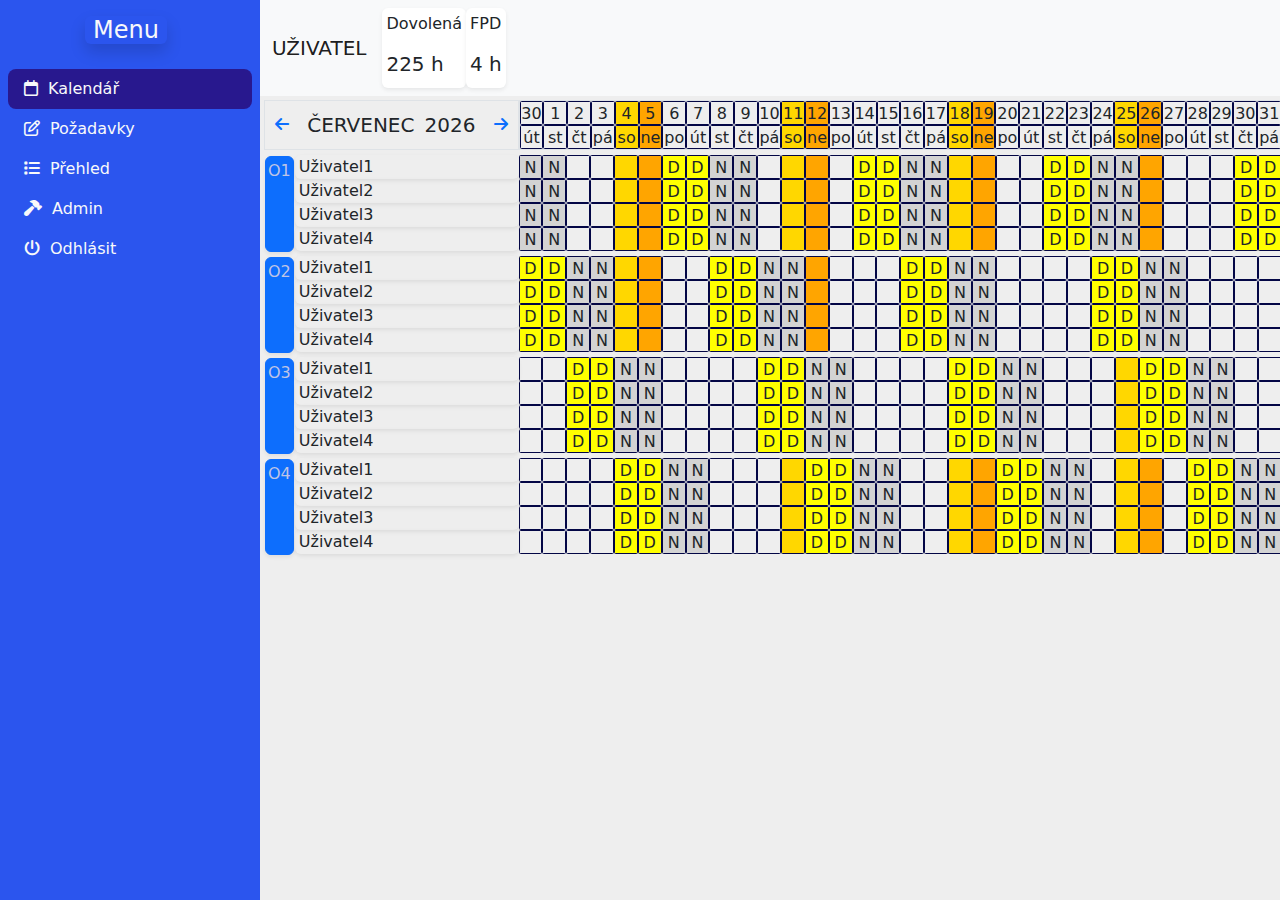
<file: index.html>
<!DOCTYPE html>
<html lang="en">
<head>
    <meta charset="UTF-8">
    <meta http-equiv="X-UA-Compatible" content="IE=edge">
    <meta name="viewport" content="width=device-width, initial-scale=1.0">
    <!-- Bootstrap -->
    <link rel="stylesheet" href="css/bootstrap.min.css">
    <link rel="stylesheet" href="https://cdnjs.cloudflare.com/ajax/libs/font-awesome/6.2.0/css/all.min.css">
    <link rel="stylesheet" href="css/style.css">
    
    <title>NOPIS kalendář</title>

</head>
<body>
    <div class="main-container d-flex">
        <div class="sidebar" id="side-nav">
            <div class="header-box">
                <h1 class="fs-4 text-center p-3"><span class="text-light rounded shadow px-2 py-0 me-2">Menu</span></h1>
                <button class="btn d-md-none d-block btn close-btn px-1 py-0 text-light"><i class="fa-solid fa-bars"></i></button>
            </div>
            <ul class="list-unstyled px-2" id="menu-list">
                <li class="active"><a href="#" class="text-decoration-none text-light px-3 py-2 d-block" href="#"><i class="fa-regular fa-calendar"></i>Kalendář</a></li>
                <li class="nav-item"><a class="text-decoration-none text-light px-3 py-2 d-block" data-bs-toggle="collapse" href="#requests" role="button" aria-expanded="false" aria-controls="collapseExample"><i class="fa-regular fa-pen-to-square"></i>Požadavky</a>
                    <div class="collapse" id="requests">                     
                        <div class="bg-req py-2 rounded">
                            <button type="button" class="btn btn-primary my-1 mx-3" data-bs-toggle="modal" data-bs-target="#vacModal">
                                Dovolená
                            </button><br>
                            <button type="button" class="btn btn-primary my-1 mx-3" data-bs-toggle="modal" data-bs-target="#noteModal">
                                Jiný
                            </button>
                        </div>
                    </div>
                </li>
                <li class=""><a href="#" class="text-decoration-none text-light px-3 py-2 d-block"><i class="fa-solid fa-list"></i>Přehled</a></li>
                <li class="nav-item"><a class="text-decoration-none text-light px-3 py-2 d-block" data-bs-toggle="collapse" href="#admin-plan" role="button" aria-expanded="false" aria-controls="collapseExample"><i class="fa-solid fa-hammer"></i>Admin</a>
                    <div class="collapse" id="admin-plan">                     
                        <div class="bg-req py-2 rounded">
                            <button type="button" class="btn btn-primary my-1 mx-3" data-bs-toggle="modal" data-bs-target="#shiftsModal">
                                Schválení dovolené
                            </button><br>
                            <button type="button" class="btn btn-primary my-1 mx-3" data-bs-toggle="modal" data-bs-target="#planModal">
                                Plánování směn
                            </button><br>
                            <button type="button" class="btn btn-primary my-1 mx-3" data-bs-toggle="modal" data-bs-target="#vacModal">
                                Složení směn
                            </button><br>
                            <button type="button" class="btn btn-primary my-1 mx-3" data-bs-toggle="modal" data-bs-target="#userModal">
                                Přidání příslušníka
                            </button><br>
                            <button type="button" class="btn btn-primary my-1 mx-3" data-bs-toggle="modal" data-bs-target="#vacModal">
                                Dovolená
                            </button><br>
                            <button type="button" class="btn btn-primary my-1 mx-3" data-bs-toggle="modal" data-bs-target="#noteModal">
                                Jiný
                            </button>
                        </div>
                    </div>
                </li>
                <li class=""><a href="login.html" class="text-decoration-none text-light px-3 py-2 d-block"><i class="fa-solid fa-power-off"></i>Odhlásit</a></li>
            </ul>
        </div>
        <div class="content">
            <nav class="navbar navbar-expand-lg bg-light">
                <div class="container-fluid">
                  <a class="navbar-brand" href="#">UŽIVATEL</a>
                  <button class="navbar-toggler" type="button" data-bs-toggle="collapse" data-bs-target="#navbarNav" aria-controls="navbarNav" aria-expanded="false" aria-label="Toggle navigation">
                    <span class="navbar-toggler-icon"></span>
                  </button>
                  <div class="collapse navbar-collapse" id="navbarNav">
                    <ul class="navbar-nav">
                      <li class="nav-item">
                            <div class="p-1 bg-white shadow-sm d-flex justify-content-center align-items-center rounded">
                                <div class="align-items-center justify-content-between">
                                    <p class="fs-6 center">Dovolená</p>
                                    <h3 class="fs-5"><span id="vac-hours">225</span> h</h3>
                                </div>
                            </div>
                      </li>
                      <li class="nav-item">
                            <div class="p-1 bg-white shadow-sm d-flex justify-content-around align-items-center rounded">
                                <div class="align-items-center justify-content-between">
                                    <p class="fs-6">FPD</p>
                                    <h3 class="fs-5"><span id="FPD-hours">4</span> h</h3>
                                </div>
                            </div>
                      </li>
                    </ul>
                  </div>
                </div>
            </nav>
            <div class="mx-1 my-1">
                <div class="calendar">
                    <div class="month-days">
                        <div class="col-3 border" id="month-choice">
                            <a class="left-arrow" href="#"><i class="fa-solid fa-arrow-left"></i></a>
                            <div class="month-name">
                                <h5 class="text-uppercase month-name"><span id="month">Prosinec</span><span id="year"> 2022</span></h5>
                            </div>
                            <a class="right-arrow" href="#"><i class="fa-solid fa-arrow-right"></i></a>
                        </div>
                        <div class="float-start border col-9" id="days">
                            <div class="days-in-month flex-row-nowrap" id="day-date">
                                <div class="d0"></div><div class="d1"></div><div class="d2"></div><div class="d3"></div><div class="d4"></div><div class="d5"></div><div class="d6"></div><div class="d7"></div><div class="d8"></div><div class="d9"></div><div class="d10"></div><div class="d11"></div><div class="d12"></div><div class="d13"></div><div class="d14"></div><div class="d15">ne</div><div class="d16"></div><div class="d17"></div><div class="d18"></div><div class="d19"></div><div class="d20"></div><div class="d21"></div><div class="d22"></div><div class="d23"></div><div class="d24"></div><div class="d25"></div><div class="d26"></div><div class="d27"></div><div class="d28"></div><div class="d29"></div><div class="d30"></div><div class="d31"></div>
                            </div>
                            <div class="days-in-month flex-row-nowrap" id="name-days">
                                <div class="d0"></div><div class="d1"></div><div class="d2"></div><div class="d3"></div><div class="d4"></div><div class="d5"></div><div class="d6"></div><div class="d7"></div><div class="d8"></div><div class="d9"></div><div class="d10"></div><div class="d11"></div><div class="d12"></div><div class="d13"></div><div class="d14"></div><div class="d15">ne</div><div class="d16"></div><div class="d17"></div><div class="d18"></div><div class="d19"></div><div class="d20"></div><div class="d21"></div><div class="d22"></div><div class="d23"></div><div class="d24"></div><div class="d25"></div><div class="d26"></div><div class="d27"></div><div class="d28"></div><div class="d29"></div><div class="d30"></div><div class="d31"></div>
                            </div>
                        </div>
                    </div>

                    <div class="shifts">
                        <div class="O1">
                            <div class="O1-info col-3">
                                <div class="name-shift rounded">O1</div>
                                <div class="O1-persons">
                                    <div class="shadow-sm rounded" id="O1VS">Uživatel1</div>
                                    <div class="shadow-sm rounded" id="O1OD">Uživatel2</div>
                                    <div class="shadow-sm rounded" id="O1T1">Uživatel3</div>
                                    <div class="shadow-sm rounded" id="O1T2">Uživatel4</div>
                                </div>
                            </div>
                            <div class="calendars-O1 col-9">
                                <div class="kalendar-VS flex-row-nowrap">
                                    <div class="d0"></div><div class="d1"></div><div class="d2"></div><div class="d3"></div><div class="d4"></div><div class="d5"></div><div class="d6"></div><div class="d7"></div><div class="d8"></div><div class="d9"></div><div class="d10"></div><div class="d11"></div><div class="d12"></div><div class="d13"></div><div class="d14"></div><div class="d15"></div><div class="d16"></div><div class="d17"></div><div class="d18"></div><div class="d19"></div><div class="d20"></div><div class="d21"></div><div class="d22"></div><div class="d23"></div><div class="d24"></div><div class="d25"></div><div class="d26"></div><div class="d27"></div><div class="d28"></div><div class="d29"></div><div class="d30"></div><div class="d31"></div>
                                </div>
                                <div class="kalendar-OD flex-row-nowrap">
                                    <div class="d0"></div><div class="d1"></div><div class="d2"></div><div class="d3"></div><div class="d4"></div><div class="d5"></div><div class="d6"></div><div class="d7"></div><div class="d8"></div><div class="d9"></div><div class="d10"></div><div class="d11"></div><div class="d12"></div><div class="d13"></div><div class="d14"></div><div class="d15"></div><div class="d16"></div><div class="d17"></div><div class="d18"></div><div class="d19"></div><div class="d20"></div><div class="d21"></div><div class="d22"></div><div class="d23"></div><div class="d24"></div><div class="d25"></div><div class="d26"></div><div class="d27"></div><div class="d28"></div><div class="d29"></div><div class="d30"></div><div class="d31"></div>
                                </div>
                                <div class="kalendar-T1 flex-row-nowrap">
                                    <div class="d0"></div><div class="d1"></div><div class="d2"></div><div class="d3"></div><div class="d4"></div><div class="d5"></div><div class="d6"></div><div class="d7"></div><div class="d8"></div><div class="d9"></div><div class="d10"></div><div class="d11"></div><div class="d12"></div><div class="d13"></div><div class="d14"></div><div class="d15"></div><div class="d16"></div><div class="d17"></div><div class="d18"></div><div class="d19"></div><div class="d20"></div><div class="d21"></div><div class="d22"></div><div class="d23"></div><div class="d24"></div><div class="d25"></div><div class="d26"></div><div class="d27"></div><div class="d28"></div><div class="d29"></div><div class="d30"></div><div class="d31"></div>
                                </div>
                                <div class="kalendar-T2 flex-row-nowrap">
                                    <div class="d0"></div><div class="d1"></div><div class="d2"></div><div class="d3"></div><div class="d4"></div><div class="d5"></div><div class="d6"></div><div class="d7"></div><div class="d8"></div><div class="d9"></div><div class="d10"></div><div class="d11"></div><div class="d12"></div><div class="d13"></div><div class="d14"></div><div class="d15"></div><div class="d16"></div><div class="d17"></div><div class="d18"></div><div class="d19"></div><div class="d20"></div><div class="d21"></div><div class="d22"></div><div class="d23"></div><div class="d24"></div><div class="d25"></div><div class="d26"></div><div class="d27"></div><div class="d28"></div><div class="d29"></div><div class="d30"></div><div class="d31"></div>
                                </div>
                            </div>
                        </div> 
                        <div class="O2">
                            <div class="O2-info col-3">
                                <div class="name-shift rounded">O2</div>
                                <div class="O2-persons">
                                    <div class="shadow-sm rounded" id="O2VS">Uživatel1</div>
                                    <div class="shadow-sm rounded" id="O2OD">Uživatel2</div>
                                    <div class="shadow-sm rounded" id="O2T1">Uživatel3</div>
                                    <div class="shadow-sm rounded" id="O2T2">Uživatel4</div>
                                </div>
                            </div>
                            <div class="calendars-O2 col-9">
                                <div class="kalendar-VS flex-row-nowrap">
                                    <div class="d0"></div><div class="d1"></div><div class="d2"></div><div class="d3"></div><div class="d4"></div><div class="d5"></div><div class="d6"></div><div class="d7"></div><div class="d8"></div><div class="d9"></div><div class="d10"></div><div class="d11"></div><div class="d12"></div><div class="d13"></div><div class="d14"></div><div class="d15"></div><div class="d16"></div><div class="d17"></div><div class="d18"></div><div class="d19"></div><div class="d20"></div><div class="d21"></div><div class="d22"></div><div class="d23"></div><div class="d24"></div><div class="d25"></div><div class="d26"></div><div class="d27"></div><div class="d28"></div><div class="d29"></div><div class="d30"></div><div class="d31"></div>
                                </div>
                                <div class="kalendar-OD flex-row-nowrap">
                                    <div class="d0"></div><div class="d1"></div><div class="d2"></div><div class="d3"></div><div class="d4"></div><div class="d5"></div><div class="d6"></div><div class="d7"></div><div class="d8"></div><div class="d9"></div><div class="d10"></div><div class="d11"></div><div class="d12"></div><div class="d13"></div><div class="d14"></div><div class="d15"></div><div class="d16"></div><div class="d17"></div><div class="d18"></div><div class="d19"></div><div class="d20"></div><div class="d21"></div><div class="d22"></div><div class="d23"></div><div class="d24"></div><div class="d25"></div><div class="d26"></div><div class="d27"></div><div class="d28"></div><div class="d29"></div><div class="d30"></div><div class="d31"></div>
                                </div>
                                <div class="kalendar-T1 flex-row-nowrap">
                                    <div class="d0"></div><div class="d1"></div><div class="d2"></div><div class="d3"></div><div class="d4"></div><div class="d5"></div><div class="d6"></div><div class="d7"></div><div class="d8"></div><div class="d9"></div><div class="d10"></div><div class="d11"></div><div class="d12"></div><div class="d13"></div><div class="d14"></div><div class="d15"></div><div class="d16"></div><div class="d17"></div><div class="d18"></div><div class="d19"></div><div class="d20"></div><div class="d21"></div><div class="d22"></div><div class="d23"></div><div class="d24"></div><div class="d25"></div><div class="d26"></div><div class="d27"></div><div class="d28"></div><div class="d29"></div><div class="d30"></div><div class="d31"></div>
                                </div>
                                <div class="kalendar-T2 flex-row-nowrap">
                                    <div class="d0"></div><div class="d1"></div><div class="d2"></div><div class="d3"></div><div class="d4"></div><div class="d5"></div><div class="d6"></div><div class="d7"></div><div class="d8"></div><div class="d9"></div><div class="d10"></div><div class="d11"></div><div class="d12"></div><div class="d13"></div><div class="d14"></div><div class="d15"></div><div class="d16"></div><div class="d17"></div><div class="d18"></div><div class="d19"></div><div class="d20"></div><div class="d21"></div><div class="d22"></div><div class="d23"></div><div class="d24"></div><div class="d25"></div><div class="d26"></div><div class="d27"></div><div class="d28"></div><div class="d29"></div><div class="d30"></div><div class="d31"></div>
                                </div>
                            </div>
                        </div> 
                        <div class="O3">
                            <div class="O3-info col-3">
                                <div class="name-shift rounded">O3</div>
                                <div class="O3-persons">
                                    <div class="shadow-sm rounded" id="O3VS">Uživatel1</div>
                                    <div class="shadow-sm rounded" id="O3OD">Uživatel2</div>
                                    <div class="shadow-sm rounded" id="O3T1">Uživatel3</div>
                                    <div class="shadow-sm rounded" id="O3T2">Uživatel4</div>
                                </div>
                            </div>
                            <div class="calendars-O3 col-9">
                                <div class="kalendar-VS flex-row-nowrap">
                                    <div class="d0"></div><div class="d1"></div><div class="d2"></div><div class="d3"></div><div class="d4"></div><div class="d5"></div><div class="d6"></div><div class="d7"></div><div class="d8"></div><div class="d9"></div><div class="d10"></div><div class="d11"></div><div class="d12"></div><div class="d13"></div><div class="d14"></div><div class="d15"></div><div class="d16"></div><div class="d17"></div><div class="d18"></div><div class="d19"></div><div class="d20"></div><div class="d21"></div><div class="d22"></div><div class="d23"></div><div class="d24"></div><div class="d25"></div><div class="d26"></div><div class="d27"></div><div class="d28"></div><div class="d29"></div><div class="d30"></div><div class="d31"></div>
                                </div>
                                <div class="kalendar-OD flex-row-nowrap">
                                    <div class="d0"></div><div class="d1"></div><div class="d2"></div><div class="d3"></div><div class="d4"></div><div class="d5"></div><div class="d6"></div><div class="d7"></div><div class="d8"></div><div class="d9"></div><div class="d10"></div><div class="d11"></div><div class="d12"></div><div class="d13"></div><div class="d14"></div><div class="d15"></div><div class="d16"></div><div class="d17"></div><div class="d18"></div><div class="d19"></div><div class="d20"></div><div class="d21"></div><div class="d22"></div><div class="d23"></div><div class="d24"></div><div class="d25"></div><div class="d26"></div><div class="d27"></div><div class="d28"></div><div class="d29"></div><div class="d30"></div><div class="d31"></div>
                                </div>
                                <div class="kalendar-T1 flex-row-nowrap">
                                    <div class="d0"></div><div class="d1"></div><div class="d2"></div><div class="d3"></div><div class="d4"></div><div class="d5"></div><div class="d6"></div><div class="d7"></div><div class="d8"></div><div class="d9"></div><div class="d10"></div><div class="d11"></div><div class="d12"></div><div class="d13"></div><div class="d14"></div><div class="d15"></div><div class="d16"></div><div class="d17"></div><div class="d18"></div><div class="d19"></div><div class="d20"></div><div class="d21"></div><div class="d22"></div><div class="d23"></div><div class="d24"></div><div class="d25"></div><div class="d26"></div><div class="d27"></div><div class="d28"></div><div class="d29"></div><div class="d30"></div><div class="d31"></div>
                                </div>
                                <div class="kalendar-T2 flex-row-nowrap">
                                    <div class="d0"></div><div class="d1"></div><div class="d2"></div><div class="d3"></div><div class="d4"></div><div class="d5"></div><div class="d6"></div><div class="d7"></div><div class="d8"></div><div class="d9"></div><div class="d10"></div><div class="d11"></div><div class="d12"></div><div class="d13"></div><div class="d14"></div><div class="d15"></div><div class="d16"></div><div class="d17"></div><div class="d18"></div><div class="d19"></div><div class="d20"></div><div class="d21"></div><div class="d22"></div><div class="d23"></div><div class="d24"></div><div class="d25"></div><div class="d26"></div><div class="d27"></div><div class="d28"></div><div class="d29"></div><div class="d30"></div><div class="d31"></div>
                                </div>
                            </div>
                        </div> 
                        <div class="O4">
                            <div class="O4-info col-3">
                                <div class="name-shift rounded">O4</div>
                                <div class="O4-persons">
                                    <div class="shadow-sm rounded" id="O4VS">Uživatel1</div>
                                    <div class="shadow-sm rounded" id="O4OD">Uživatel2</div>
                                    <div class="shadow-sm rounded" id="O4T1">Uživatel3</div>
                                    <div class="shadow-sm rounded" id="O4T2">Uživatel4</div>
                                </div>
                            </div>
                            <div class="calendars-O4 col-9">
                                <div class="kalendar-VS flex-row-nowrap">
                                    <div class="d0"></div><div class="d1"></div><div class="d2"></div><div class="d3"></div><div class="d4"></div><div class="d5"></div><div class="d6"></div><div class="d7"></div><div class="d8"></div><div class="d9"></div><div class="d10"></div><div class="d11"></div><div class="d12"></div><div class="d13"></div><div class="d14"></div><div class="d15"></div><div class="d16"></div><div class="d17"></div><div class="d18"></div><div class="d19"></div><div class="d20"></div><div class="d21"></div><div class="d22"></div><div class="d23"></div><div class="d24"></div><div class="d25"></div><div class="d26"></div><div class="d27"></div><div class="d28"></div><div class="d29"></div><div class="d30"></div><div class="d31"></div>
                                </div>
                                <div class="kalendar-OD flex-row-nowrap">
                                    <div class="d0"></div><div class="d1"></div><div class="d2"></div><div class="d3"></div><div class="d4"></div><div class="d5"></div><div class="d6"></div><div class="d7"></div><div class="d8"></div><div class="d9"></div><div class="d10"></div><div class="d11"></div><div class="d12"></div><div class="d13"></div><div class="d14"></div><div class="d15"></div><div class="d16"></div><div class="d17"></div><div class="d18"></div><div class="d19"></div><div class="d20"></div><div class="d21"></div><div class="d22"></div><div class="d23"></div><div class="d24"></div><div class="d25"></div><div class="d26"></div><div class="d27"></div><div class="d28"></div><div class="d29"></div><div class="d30"></div><div class="d31"></div>
                                </div>
                                <div class="kalendar-T1 flex-row-nowrap">
                                    <div class="d0"></div><div class="d1"></div><div class="d2"></div><div class="d3"></div><div class="d4"></div><div class="d5"></div><div class="d6"></div><div class="d7"></div><div class="d8"></div><div class="d9"></div><div class="d10"></div><div class="d11"></div><div class="d12"></div><div class="d13"></div><div class="d14"></div><div class="d15"></div><div class="d16"></div><div class="d17"></div><div class="d18"></div><div class="d19"></div><div class="d20"></div><div class="d21"></div><div class="d22"></div><div class="d23"></div><div class="d24"></div><div class="d25"></div><div class="d26"></div><div class="d27"></div><div class="d28"></div><div class="d29"></div><div class="d30"></div><div class="d31"></div>
                                </div>
                                <div class="kalendar-T2 flex-row-nowrap">
                                    <div class="d0"></div><div class="d1"></div><div class="d2"></div><div class="d3"></div><div class="d4"></div><div class="d5"></div><div class="d6"></div><div class="d7"></div><div class="d8"></div><div class="d9"></div><div class="d10"></div><div class="d11"></div><div class="d12"></div><div class="d13"></div><div class="d14"></div><div class="d15"></div><div class="d16"></div><div class="d17"></div><div class="d18"></div><div class="d19"></div><div class="d20"></div><div class="d21"></div><div class="d22"></div><div class="d23"></div><div class="d24"></div><div class="d25"></div><div class="d26"></div><div class="d27"></div><div class="d28"></div><div class="d29"></div><div class="d30"></div><div class="d31"></div>
                                </div>
                            </div>
                        </div> 
                    </div>                         
                </div>
            </div>
        </div>
    </div>

    <!-- Vacantion Modal-->
    <div class="modal" id="vacModal" tabindex="-1">
        <div class="modal-dialog">
          <div class="modal-content">
            <div class="modal-header">
              <h5 class="modal-title">Dovolená</h5>
              <button type="button" class="btn-close" data-bs-dismiss="modal" aria-label="Close"></button>
            </div>
            <div class="modal-body">
                <label for="username">Dovolená od:</label><br>
                <input class="rounded m-1" required type="date" name="startVac" id="startVac"><br>
                <label for="username">Dovolená do:</label><br>
                <input class="rounded m-1" required type="date" name="endVac" id="endVac"><br>
                <label for="username">Poznámka:</label><br>
                <input class="rounded m-1" type="text" name="noteVac" id="noteVac" placeholder="Komentář">
            </div>
            <div class="modal-footer">
              <button type="button" class="btn btn-secondary" data-bs-dismiss="modal">Zavřít</button>
              <button type="button" class="btn btn-primary" data-bs-dismiss="modal">Odeslat</button>
            </div>
          </div>
        </div>
    </div>

    <!-- Note Modal-->
    <div class="modal" id="noteModal" tabindex="-1">
        <div class="modal-dialog">
          <div class="modal-content">
            <div class="modal-header">
              <h5 class="modal-title">Komentář</h5>
              <button type="button" class="btn-close" data-bs-dismiss="modal" aria-label="Close"></button>
            </div>
            <div class="modal-body">
                <label for="username">Poznámka:</label><br>
                <input class="rounded m-1" type="text" name="note" id="note" placeholder="Komentář">
            </div>
            <div class="modal-footer">
              <button type="button" class="btn btn-secondary" data-bs-dismiss="modal">Zavřít</button>
              <button type="button" class="btn btn-primary" data-bs-dismiss="modal">Odeslat</button>
            </div>
          </div>
        </div>
    </div>

    <!-- Shifts Modal-->
    <div class="modal" id="shiftsModal" tabindex="-1">
        <div class="modal-dialog">
          <div class="modal-content">
            <div class="modal-header">
              <h5 class="modal-title">Složení směn</h5>
              <button type="button" class="btn-close" data-bs-dismiss="modal" aria-label="Close"></button>
            </div>
            <div class="modal-body">
                <label for="username">Poznámka:</label><br>
                <input class="rounded m-1" type="text" name="note" id="note" placeholder="Komentář">
            </div>
            <div class="modal-footer">
              <button type="button" class="btn btn-secondary" data-bs-dismiss="modal">Zavřít</button>
              <button type="button" class="btn btn-primary" data-bs-dismiss="modal">Odeslat</button>
            </div>
          </div>
        </div>
    </div>

    <!-- Shifts Modal-->
    <div class="modal" id="planModal" tabindex="-1">
        <div class="modal-dialog">
          <div class="modal-content">
            <div class="modal-header">
              <h5 class="modal-title">Plánování směn</h5>
              <button type="button" class="btn-close" data-bs-dismiss="modal" aria-label="Close"></button>
            </div>
            <div class="modal-body">
                <label for="username">Poznámka:</label><br>
                <input class="rounded m-1" type="text" name="note" id="note" placeholder="Komentář">
            </div>
            <div class="modal-footer">
              <button type="button" class="btn btn-secondary" data-bs-dismiss="modal">Zavřít</button>
              <button type="button" class="btn btn-primary" data-bs-dismiss="modal">Odeslat</button>
            </div>
          </div>
        </div>
    </div>

    <!-- User Modal-->
    <div class="modal" id="userModal" tabindex="-1">
        <form action="userModal.php" method="POST" id="newUser" class="modal-dialog">
            <div class="modal-content">
            <div class="modal-header">
                <h5 class="modal-title">Přidání příslušníka</h5>
                <button type="button" class="btn-close" data-bs-dismiss="modal" aria-label="Close"></button>
            </div>
            <div class="modal-body">
                <label for="username">Jméno:</label>
                <input class="rounded m-1" type="text" name="fullname" id="note" placeholder="Jméno"><br>
                <label for="username">E-mail:</label>
                <input class="rounded m-1" type="text" name="email" id="note" placeholder="E-mail"><br>
                <label for="username">Heslo:</label>
                <input class="rounded m-1" type="text" name="password" id="note" placeholder="Heslo"><br>
                <label for="username">Dovolená (hod.):</label>
                <input class="rounded m-1" type="text" name="vacan" id="note" placeholder="Počet"><br>
                <label for="username">FPD (hod.):</label>
                <input class="rounded m-1" type="text" name="fpd" id="note" placeholder="Počet"><br>
                <label for="username">Pozice:</label>
                <select name="position" id="">
                    <option value="VS">Vedoucí směny</option>
                    <option value="OD">Operační důstojník</option>
                    <option value="T1">Operační technik 1</option>
                    <option value="T2">Operační technik 2</option>
                </select><br>
                <label for="username">Směna:</label>
                <select name="shift" id="">
                    <option value="O1">O1</option>
                    <option value="O2">O2</option>
                    <option value="O3">O3</option>
                    <option value="O4">O4</option>
                </select>

            </div>
            <div class="modal-footer">
                <button type="button" class="btn btn-secondary" data-bs-dismiss="modal">Zavřít</button>
                <button class="btn btn-primary" data-bs-dismiss="modal" type="submit" name="submit">Odeslat</button>
            </div>
            </div>
        </form>
    </div>

    <script src="https://code.jquery.com/jquery-3.6.1.min.js" integrity="sha256-o88AwQnZB+VDvE9tvIXrMQaPlFFSUTR+nldQm1LuPXQ=" crossorigin="anonymous"></script>
    <script src="js/bootstrap.bundle.min.js"></script>
    <script src="js/script.js"></script>

    <script>
        $(".sidebar ul li").on('click' , function(){
            $(".sidebar ul li.active").removeClass('active');
            $(this).addClass('active');
        })
    </script>
    <script>
        const myModal = document.getElementById('myModal')
        const myInput = document.getElementById('myInput')

        myModal.addEventListener('shown.bs.modal', () => {
        myInput.focus()
        })
    </script>
    <!--<script>
        const collapseElementList = document.querySelectorAll('.collapse')
        const collapseList = [...collapseElementList].map(collapseEl => new bootstrap.Collapse(collapseEl))

    </script>-->
</body>
</html>
</file>
<file: css/style.css>
body {
    background: #eee;
    margin: 0;
    padding: 0;
}

#side-nav {
    background: rgb(43, 85, 238);
    min-width: 260px;
    max-width: 250px;
}


.sidebar {
  width: 12rem !important;
}

.content {
    min-height: 100vh;
    width: 100%;
}

.sidebar li.active {
    background: rgb(40, 24, 142);
    border-radius: 8px;
}

.sidebar li.active a, .sidebar li.active a.hover {
    color: rgb(0, 0, 0);
}

.sidebar li a {
    color: rgb(255, 255, 255);
}

#menu-list li i {
    margin-right: 10px;
}

.d0,.d1,.d2,.d3,.d4,.d5,.d6,.d7,.d8,.d9,.d10,.d11,.d12,.d13,.d14,.d15,.d16,.d17,.d18,.d18,.d19,.d20,.d21,.d22,.d23,.d24,.d25,.d26,.d27,.d28,.d29,.d30,.d31 {
    border: 1px solid #030645;
    border-radius: 1.5px;
    width: 24px;
    height: 24px;
    font-size: 16px;
    vertical-align : middle;
    text-align: center;
}

.name-shift {
    margin: 1px;
    padding: 2px;
    border: 1px solid #0d6efd;
    border-radius: 2px;
    background-color: #0d6efd;
    color: rgb(190, 196, 230);;
    align-items: center;
    text-align: center;
    vertical-align : middle;
    height: 100%;
    box-shadow: 0 0.125rem 0.25rem rgba(0, 0, 0, 0.075);
}
.month-days,.date-in-month,.days-in-month,.kalendar1,.kalendar2,.kalendar3,.kalendar4,.kalendar5,.kalendar6,.kalendar7,.kalendar8,.kalendar9,.kalendar10,.kalendar11,.kalendar12,.kalendar13,.kalendar14,.kalendar15,.kalendar16 {
    display: flex;
    flex-direction: row;
}

#month-choice {
    display: flex;
    flex-direction: row;
    justify-content:space-around;
    align-items:center;

}
.month-name {
    display: flex;
    flex-direction: row;
    justify-content: space-evenly;
    margin: auto;
    padding: auto;
}

.left-arrow, .right-arrow {
    margin: 5px;
    padding: 5px;
}

#month, #year {
    padding: 5px;
}

.flex-row-nowrap {
    display: flex;
    flex-direction: row;
    flex-wrap: nowrap;
    justify-content: space-between;
}
.O1, .O2, .O3, .O4 {
    margin-top: 5px;
    display: flex;
    flex-direction: row;
}

.O1-info, .O2-info, .O3-info, .O4-info {
    display: flex;
    flex-direction: row;

}

.O1-persons, .O2-persons, .O3-persons, .O4-persons {
    width: 100%;
}

#O1VS, #O1OD, #O1T1, #O1T2, #O2VS, #O2OD, #O2T1, #O2T2, #O3VS, #O3OD, #O3T1, #O3T2, #O4VS, #O4OD, #O4T1, #O4T2 {
    padding-left: 4px;
}

.bg-req {
    background: rgb(40, 24, 142);
    color: #eee;
}
</file>
